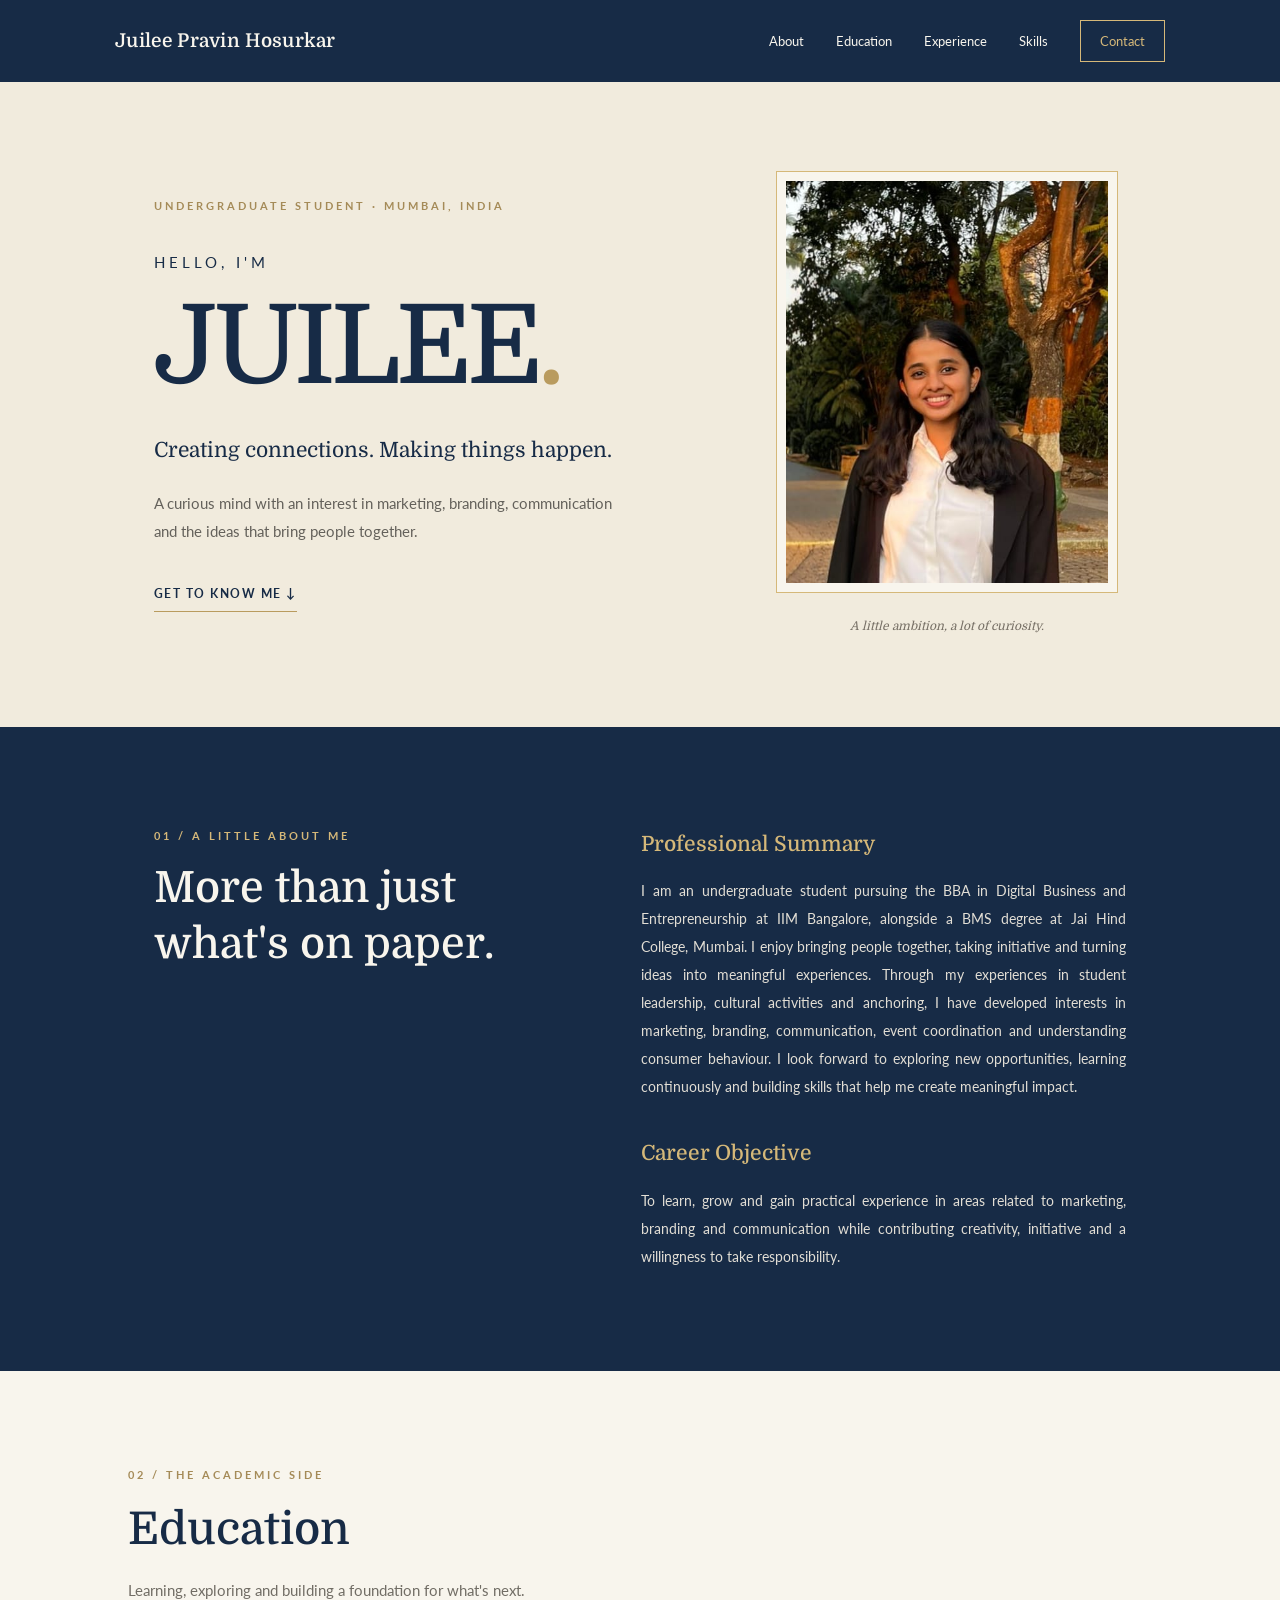
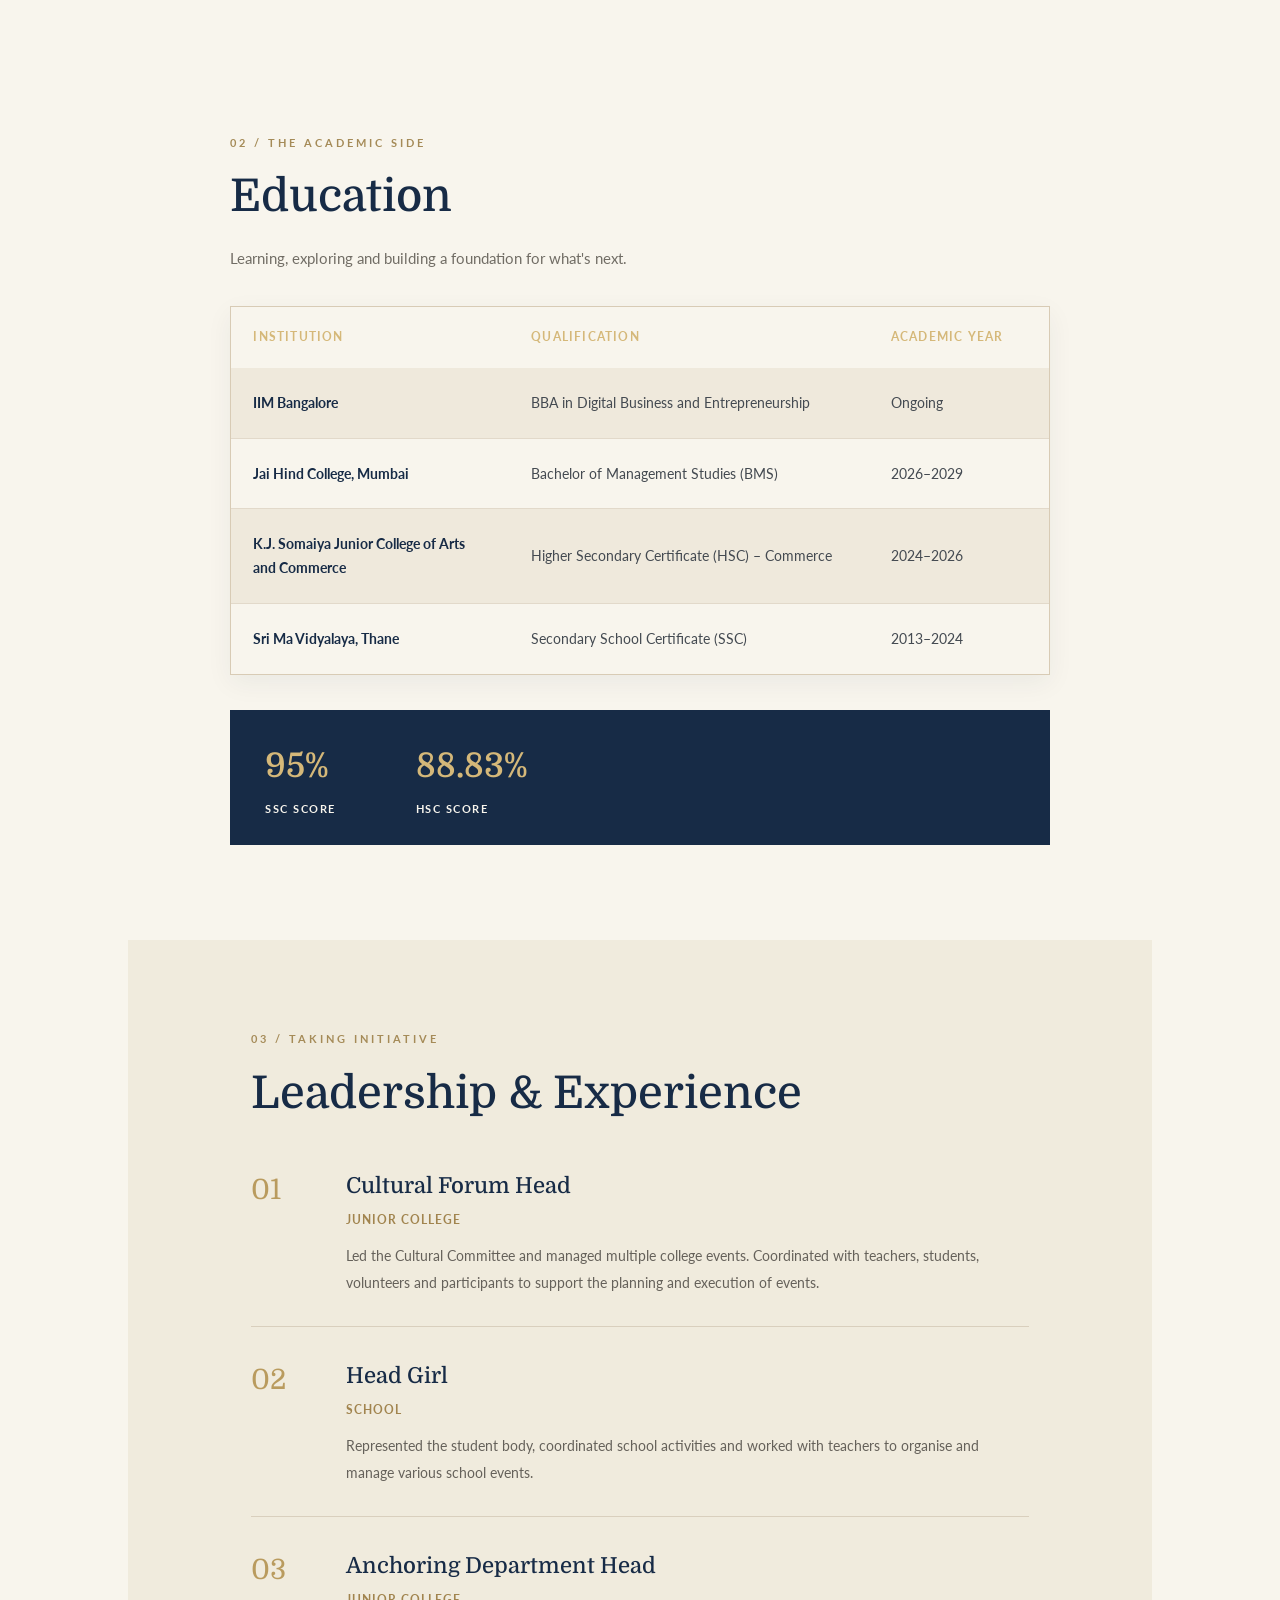
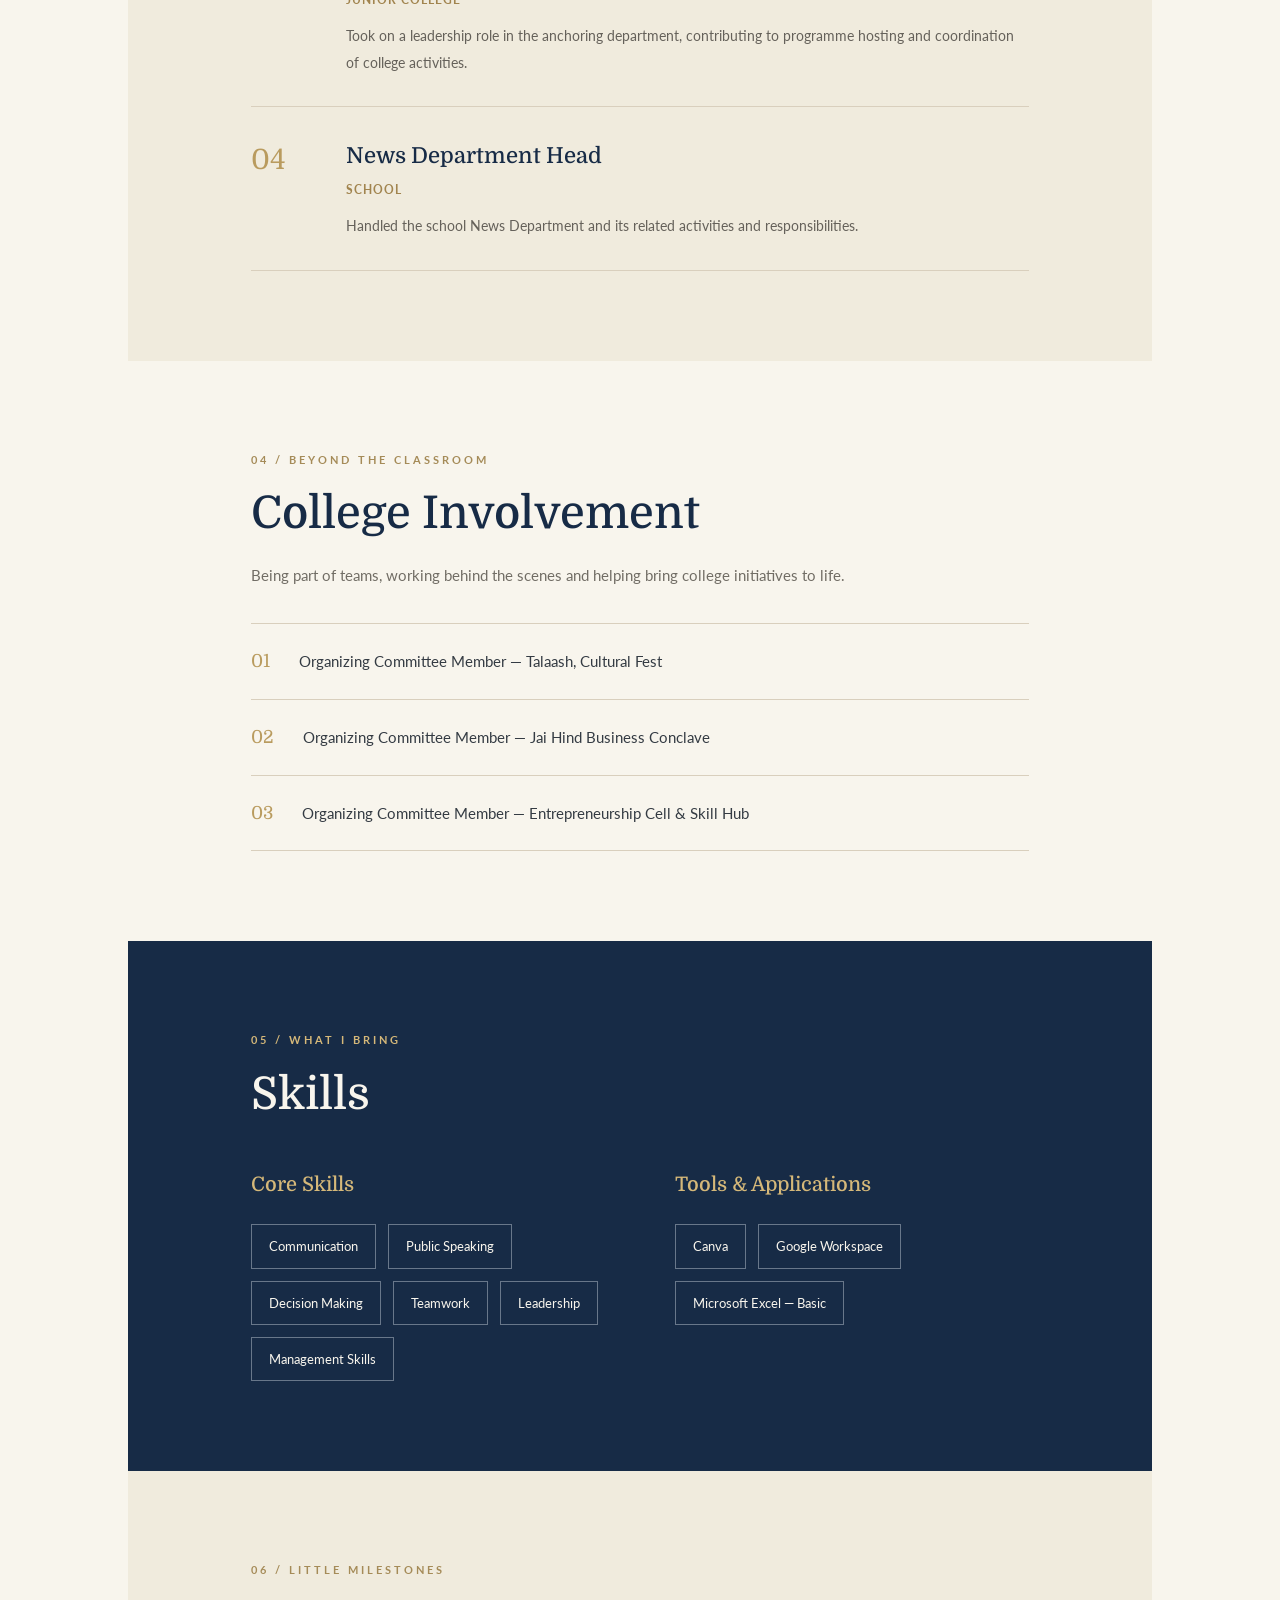
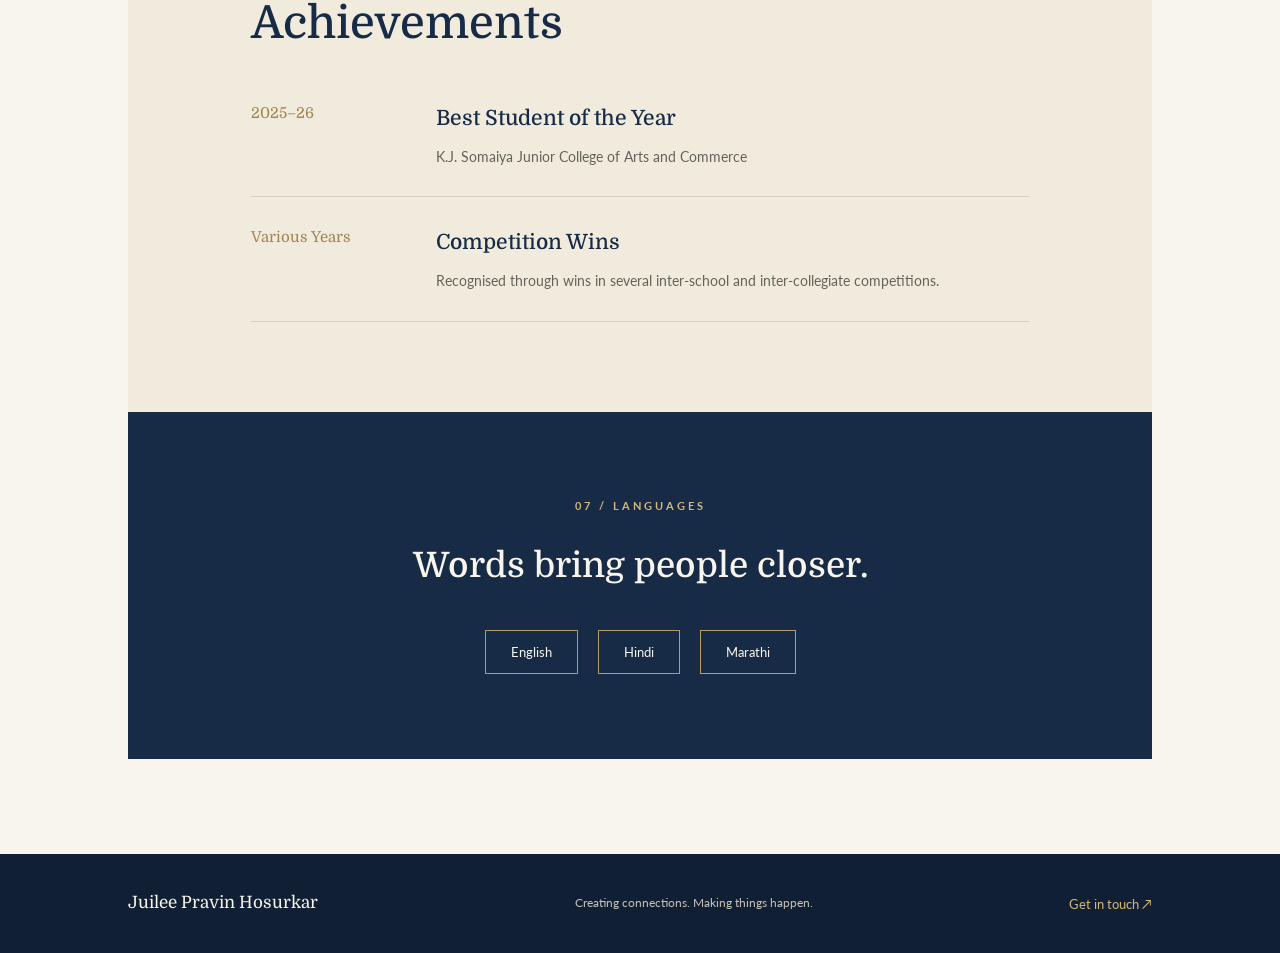
<file: index.html>
<!DOCTYPE html>
<html lang="en">

<head>
    <meta charset="UTF-8">
    <meta name="viewport" content="width=device-width, initial-scale=1.0">

    <title>Juilee Pravin Hosurkar | Resume</title>

    <link rel="stylesheet" href="style.css">

    <!-- Google Fonts -->
    <link rel="preconnect" href="https://fonts.googleapis.com">
    <link rel="preconnect" href="https://fonts.gstatic.com" crossorigin>

    <link href="https://fonts.googleapis.com/css2?family=Domine:wght@400;500;600;700&family=Lato:wght@300;400;500;600;700&display=swap" rel="stylesheet">

</head>

<body>

    <!-- NAVIGATION -->

    <header class="site-header">

        <a href="index.html" class="site-name">
            Juilee Pravin Hosurkar
        </a>

        <nav>
            <a href="#about">About</a>
            <a href="#education">Education</a>
            <a href="#experience">Experience</a>
            <a href="#skills">Skills</a>
            <a href="contact.html" class="nav-contact">Contact</a>
        </nav>

    </header>


    <main>

        <!-- INTRODUCTION / HERO SECTION -->

        <section class="hero">

            <div class="hero-text">

                <p class="eyebrow">
                    UNDERGRADUATE STUDENT · MUMBAI, INDIA
                </p>

                <p class="hello">HELLO, I'M</p>

                <h1>JUILEE<span>.</span></h1>

                <p class="tagline">
                    Creating connections. Making things happen.
                </p>

                <p class="hero-description">
                    A curious mind with an interest in marketing,
                    branding, communication and the ideas that
                    bring people together.
                </p>

                <a href="#about" class="text-link">
                    GET TO KNOW ME ↓
                </a>

            </div>


            <div class="hero-photo">

                <img src="profile.jpeg"
                     alt="Photograph of Juilee Pravin Hosurkar">

                <p class="photo-caption">
                    A little ambition, a lot of curiosity.
                </p>

            </div>

        </section>



        <!-- ABOUT ME -->

        <section class="about-section" id="about">

            <div class="section-heading">

                <p class="eyebrow gold-text">
                    01 / A LITTLE ABOUT ME
                </p>

                <h2>
                    More than just<br>
                    what's on paper.
                </h2>

            </div>


            <div class="about-content">

                <h3>Professional Summary</h3>

                <p>
                    I am an undergraduate student pursuing the BBA
                    in Digital Business and Entrepreneurship at
                    IIM Bangalore, alongside a BMS degree at
                    Jai Hind College, Mumbai.

                    I enjoy bringing people together, taking
                    initiative and turning ideas into meaningful
                    experiences.

                    Through my experiences in student leadership,
                    cultural activities and anchoring, I have
                    developed interests in marketing, branding,
                    communication, event coordination and
                    understanding consumer behaviour.

                    I look forward to exploring new opportunities,
                    learning continuously and building skills that
                    help me create meaningful impact.
                </p>


                <h3 class="objective-heading">
                    Career Objective
                </h3>

                <p>
                    To learn, grow and gain practical experience
                    in areas related to marketing, branding and
                    communication while contributing creativity,
                    initiative and a willingness to take
                    responsibility.
                </p>

            </div>

        </section>



        <!-- EDUCATION -->

        <section class="section education-section" id="education">

            <div class="section-heading">

                <p class="eyebrow">
                    02 / THE ACADEMIC SIDE
                </p>

                <h2>Education</h2>

            </div>


            <p class="section-intro">
                Learning, exploring and building a foundation
                for what's next.
            </p>


            <!-- EDUCATION TABLE -->

<!-- EDUCATION SECTION -->

<section class="section education-section" id="education">

    <div class="section-heading">
        <p class="eyebrow">02 / THE ACADEMIC SIDE</p>
        <h2>Education</h2>
    </div>

    <p class="section-intro">
        Learning, exploring and building a foundation for what's next.
    </p>

    <div class="table-wrapper">

        <table class="education-table">

            <head>
                <tr>
                    <th>Institution</th>
                    <th>Qualification</th>
                    <th>Academic Year</th>
                </tr>
            </head>

            <body>

                <tr>
                    <td>IIM Bangalore</td>
                    <td>BBA in Digital Business and Entrepreneurship</td>
                    <td>Ongoing</td>
                </tr>

                <tr>
                    <td>Jai Hind College, Mumbai</td>
                    <td>Bachelor of Management Studies (BMS)</td>
                    <td>2026–2029</td>
                </tr>

                <tr>
                    <td>K.J. Somaiya Junior College of Arts and Commerce</td>
                    <td>Higher Secondary Certificate (HSC) – Commerce</td>
                    <td>2024–2026</td>
                </tr>

                <tr>
                    <td>Sri Ma Vidyalaya, Thane</td>
                    <td>Secondary School Certificate (SSC)</td>
                    <td>2013–2024</td>
                </tr>

            </body>

        </table>

    </div>

    <div class="academic-note">

        <div>
            <span class="score">95%</span>
            <span class="score-label">SSC SCORE</span>
        </div>

        <div>
            <span class="score">88.83%</span>
            <span class="score-label">HSC SCORE</span>
        </div>

    </div>

</section>


            
    


                    
     


        <!-- LEADERSHIP AND EXPERIENCE -->

        <section class="section experience-section" id="experience">

            <div class="section-heading">

                <p class="eyebrow">
                    03 / TAKING INITIATIVE
                </p>

                <h2>Leadership & Experience</h2>

            </div>


            <div class="experience-list">


                <article class="experience-item">

                    <p class="experience-number">01</p>

                    <div>

                        <h3>Cultural Forum Head</h3>

                        <p class="role-place">
                            Junior College
                        </p>

                        <p>
                            Led the Cultural Committee and managed
                            multiple college events. Coordinated
                            with teachers, students, volunteers
                            and participants to support the
                            planning and execution of events.
                        </p>

                    </div>

                </article>



                <article class="experience-item">

                    <p class="experience-number">02</p>

                    <div>

                        <h3>Head Girl</h3>

                        <p class="role-place">
                            School
                        </p>

                        <p>
                            Represented the student body,
                            coordinated school activities and
                            worked with teachers to organise
                            and manage various school events.
                        </p>

                    </div>

                </article>



                <article class="experience-item">

                    <p class="experience-number">03</p>

                    <div>

                        <h3>Anchoring Department Head</h3>

                        <p class="role-place">
                            Junior College
                        </p>

                        <p>
                            Took on a leadership role in the
                            anchoring department, contributing
                            to programme hosting and coordination
                            of college activities.
                        </p>

                    </div>

                </article>



                <article class="experience-item">

                    <p class="experience-number">04</p>

                    <div>

                        <h3>News Department Head</h3>

                        <p class="role-place">
                            School
                        </p>

                        <p>
                            Handled the school News Department
                            and its related activities and
                            responsibilities.
                        </p>

                    </div>

                </article>


            </div>

        </section>



        <!-- COLLEGE INVOLVEMENT -->

        <section class="section involvement-section">

            <div class="section-heading">

                <p class="eyebrow">
                    04 / BEYOND THE CLASSROOM
                </p>

                <h2>College Involvement</h2>

            </div>


            <p class="section-intro">
                Being part of teams, working behind the scenes
                and helping bring college initiatives to life.
            </p>


            <div class="involvement-list">

                <p>
                    <span>01</span>
                    Organizing Committee Member — Talaash,
                    Cultural Fest
                </p>

                <p>
                    <span>02</span>
                    Organizing Committee Member —
                    Jai Hind Business Conclave
                </p>

                <p>
                    <span>03</span>
                    Organizing Committee Member —
                    Entrepreneurship Cell & Skill Hub
                </p>

            </div>

        </section>



        <!-- SKILLS -->

        <section class="section skills-section" id="skills">

            <div class="section-heading">

                <p class="eyebrow">
                    05 / WHAT I BRING
                </p>

                <h2>Skills</h2>

            </div>


            <div class="skills-layout">


                <div>

                    <h3>Core Skills</h3>

                    <div class="skill-tags">

                        <span>Communication</span>

                        <span>Public Speaking</span>

                        <span>Decision Making</span>

                        <span>Teamwork</span>

                        <span>Leadership</span>

                        <span>Management Skills</span>

                    </div>

                </div>



                <div>

                    <h3>Tools & Applications</h3>

                    <div class="skill-tags">

                        <span>Canva</span>

                        <span>Google Workspace</span>

                        <span>Microsoft Excel — Basic</span>

                    </div>

                </div>


            </div>

        </section>



        <!-- ACHIEVEMENTS -->

        <section class="section achievements-section">

            <div class="section-heading">

                <p class="eyebrow">
                    06 / LITTLE MILESTONES
                </p>

                <h2>Achievements</h2>

            </div>



            <div class="achievement-content">

                <p class="achievement-year">
                    2025–26
                </p>

                <div>

                    <h3>Best Student of the Year</h3>

                    <p>
                        K.J. Somaiya Junior College of
                        Arts and Commerce
                    </p>

                </div>

            </div>



            <div class="achievement-content">

                <p class="achievement-year">
                    Various Years
                </p>

                <div>

                    <h3>Competition Wins</h3>

                    <p>
                        Recognised through wins in several
                        inter-school and inter-collegiate
                        competitions.
                    </p>

                </div>

            </div>

        </section>



        <!-- LANGUAGES -->

        <section class="languages-section">

            <p class="eyebrow">
                07 / LANGUAGES
            </p>

            <h2>
                Words bring people closer.
            </h2>


            <div class="language-list">

                <span>English</span>

                <span>Hindi</span>

                <span>Marathi</span>

            </div>

        </section>


    </main>



    <!-- FOOTER -->

    <footer class="site-footer">

        <p>Juilee Pravin Hosurkar</p>

        <p>
            Creating connections. Making things happen.
        </p>

        <a href="contact.html">
            Get in touch ↗
        </a>

    </footer>


</body>

</html>
</file>
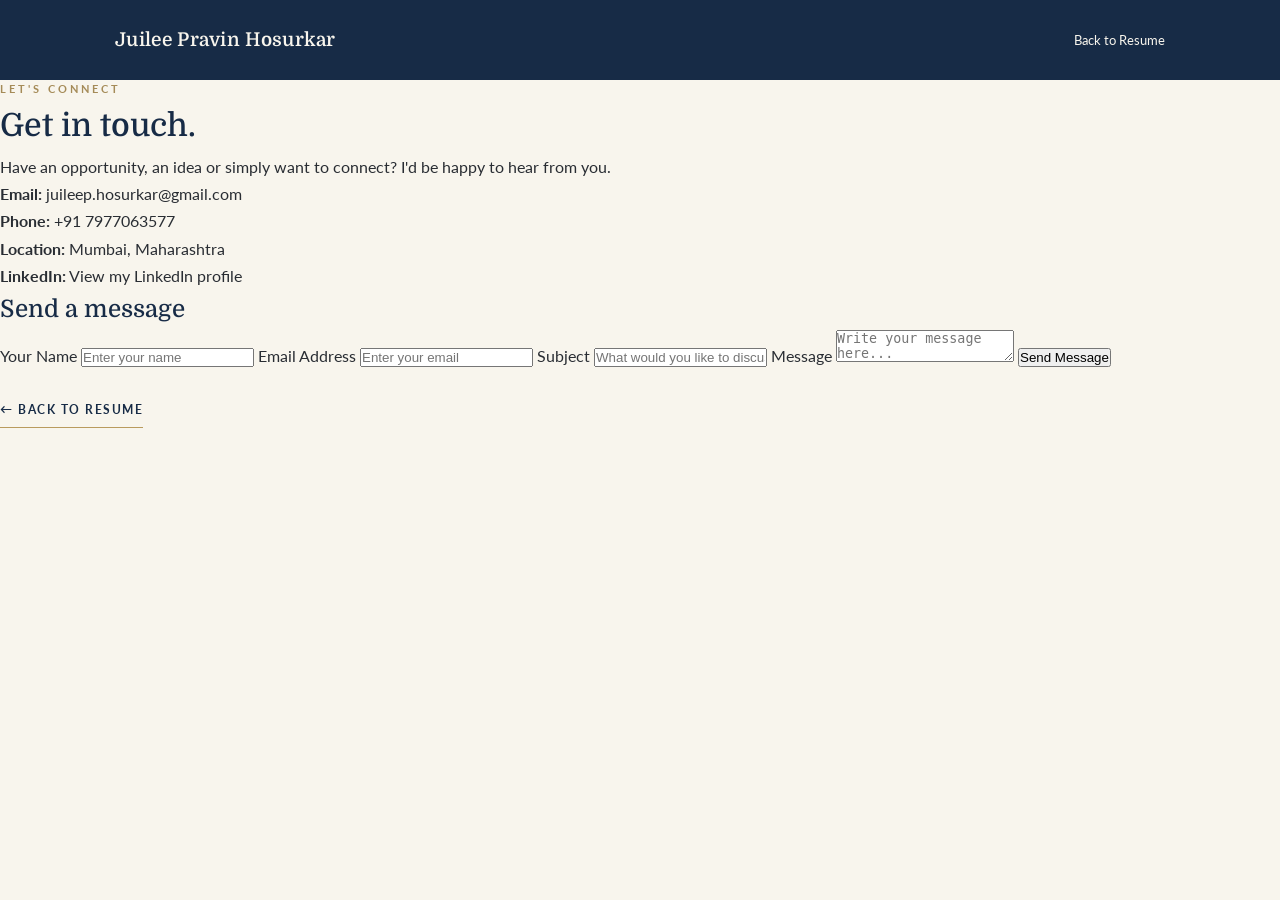
<file: contact.html>
<!DOCTYPE html>
<html lang="en">
<head>
    <meta charset="UTF-8">
    <meta name="viewport" content="width=device-width, initial-scale=1.0">
    <title>Contact | Juilee Pravin Hosurkar</title>
    <link rel="stylesheet" href="style.css">
</head>

<body class="contact-page">

    <header class="site-header">
        <a href="index.html" class="site-name">Juilee Pravin Hosurkar</a>

        <nav>
            <a href="index.html">Back to Resume</a>
        </nav>
    </header>

    <main class="contact-container">

        <p class="eyebrow">LET'S CONNECT</p>

        <h1>Get in touch.</h1>

        <p class="contact-intro">
            Have an opportunity, an idea or simply want to connect?
            I'd be happy to hear from you.
        </p>

        <section class="contact-details">

            <p><strong>Email:</strong>
                <a href="mailto:juileep.hosurkar@gmail.com">
                    juileep.hosurkar@gmail.com
                </a>
            </p>

            <p><strong>Phone:</strong>
                <a href="tel:+917977063577">+91 7977063577</a>
            </p>

            <p><strong>Location:</strong> Mumbai, Maharashtra</p>

            <p><strong>LinkedIn:</strong>
                <a href="https://www.linkedin.com/in/juilee-p-hosurkar-258162331"
                   target="_blank">
                    View my LinkedIn profile
                </a>
            </p>

        </section>


        <form class="contact-form" action="#" method="post">

            <h2>Send a message</h2>

            <label for="name">Your Name</label>
            <input type="text" id="name" name="name"
                   placeholder="Enter your name" required>

            <label for="email">Email Address</label>
            <input type="email" id="email" name="email"
                   placeholder="Enter your email" required>

            <label for="subject">Subject</label>
            <input type="text" id="subject" name="subject"
                   placeholder="What would you like to discuss?" required>

            <label for="message">Message</label>
            <textarea id="message" name="message"
                      placeholder="Write your message here..."
                      required></textarea>

            <button type="submit">Send Message</button>

        </form>

        <p style="margin-top: 25px;">
            <a href="index.html" class="text-link">← BACK TO RESUME</a>
        </p>

    </main>

</body>
</html>
</file>
<file: style.css>
/* =========================================
   JUILEE PRAVIN HOSURKAR
   PERSONAL RESUME WEBSITE
   DOMINE + LATO | NAVY, BEIGE & GOLD
========================================= */


/* 01. GENERAL SETTINGS */

@import url('https://fonts.googleapis.com/css2?family=Domine:wght@400;500;600;700&family=Lato:wght@300;400;500;600;700&display=swap');

* {
    margin: 0;
    padding: 0;
    box-sizing: border-box;
}

html {
    scroll-behavior: smooth;
}

body {
    background-color: #F8F5ED;
    color: #292D33;
    font-family: 'Lato', sans-serif;
    line-height: 1.7;
    overflow-x: hidden;
}

h1, h2, h3 {
    font-family: 'Domine', serif;
    color: #172B46;
    font-weight: 500;
}

a {
    text-decoration: none;
    color: inherit;
}

section {
    scroll-margin-top: 90px;
}


/* 02. NAVIGATION BAR */

.site-header {
    width: 100%;
    min-height: 80px;
    padding: 20px 9%;
    display: flex;
    align-items: center;
    justify-content: space-between;
    background-color: #172B46;
    color: #F8F5ED;
}

.site-name {
    font-family: 'Domine', serif;
    font-size: 19px;
    font-weight: 600;
    letter-spacing: 0.3px;
}

.site-header nav {
    display: flex;
    align-items: center;
    gap: 32px;
}

.site-header nav a {
    font-size: 13px;
    color: #F8F5ED;
    transition: color 0.3s ease;
}

.site-header nav a:hover {
    color: #D5B879;
}

.site-header .nav-contact {
    border: 1px solid #D5B879;
    padding: 9px 19px;
    color: #D5B879;
}


/* 03. HERO SECTION */

.hero {
    min-height: 620px;
    padding: 90px 12%;
    display: grid;
    grid-template-columns: 1.2fr 0.8fr;
    align-items: center;
    gap: 75px;
    background-color: #F1EBDD;
}

.eyebrow {
    font-size: 11px;
    letter-spacing: 3px;
    font-weight: 700;
    color: #A58B58;
    text-transform: uppercase;
}

.hello {
    margin-top: 35px;
    font-size: 15px;
    letter-spacing: 4px;
    color: #172B46;
}

.hero h1 {
    font-size: clamp(65px, 9vw, 110px);
    line-height: 1.2;
    margin: 5px 0 20px;
    letter-spacing: -5px;
}

.hero h1 span {
    color: #B99B5E;
}

.tagline {
    font-family: 'Domine', serif;
    font-size: 21px;
    color: #172B46;
    margin-bottom: 20px;
}

.hero-description {
    max-width: 470px;
    font-size: 15px;
    color: #64615B;
    line-height: 1.9;
    margin-bottom: 32px;
}

.text-link {
    display: inline-block;
    font-size: 12px;
    letter-spacing: 1.5px;
    font-weight: 700;
    color: #172B46;
    border-bottom: 1px solid #B99B5E;
    padding-bottom: 7px;
}

.hero-photo {
    text-align: center;
}

.hero-photo img {
    width: 100%;
    max-width: 340px;
    height: 420px;
    object-fit: cover;
    object-position: center;
    border: 9px solid #F8F5ED;
    outline: 1px solid #D5B879;
}

.photo-caption {
    margin-top: 17px;
    font-family: 'Domine', serif;
    font-size: 12px;
    font-style: italic;
    color: #777066;
}


/* 04. SECTION HEADINGS */

.section {
    padding: 90px 12%;
}

.section-heading {
    margin-bottom: 30px;
}

.section-heading h2 {
    font-size: 43px;
    margin-top: 15px;
    line-height: 1.3;
}

.section-intro {
    font-size: 15px;
    color: #716D65;
    max-width: 650px;
}


/* 05. ABOUT SECTION */

.about-section {
    padding: 100px 12%;
    display: grid;
    grid-template-columns: 0.9fr 1.1fr;
    gap: 90px;
    background-color: #172B46;
    color: #F8F5ED;
}

.about-section .section-heading h2 {
    color: #F8F5ED;
}

.about-section .gold-text {
    color: #D5B879;
}

.about-content h3 {
    color: #D5B879;
    font-size: 21px;
    margin-bottom: 15px;
}

.about-content p {
    color: #E2DED5;
    font-size: 14px;
    line-height: 2;
    text-align: justify;
}

.about-content .objective-heading {
    margin-top: 35px;
}


/* =========================================
   06. EDUCATION SECTION
========================================= */

.education-section {
    padding: 95px 10%;
    background-color: #F8F5ED;
}

.education-section .section-heading {
    margin-bottom: 20px;
}

.education-section .section-heading h2 {
    font-size: 45px;
}

.education-section .section-intro {
    margin: 15px 0 35px;
    font-size: 15px;
    color: #716D65;
}


/* TABLE OUTER CONTAINER */

.education-section .table-wrapper {
    width: 100%;
    max-width: 1100px;
    overflow-x: auto;
    margin: 0 auto;
    border: 1px solid #D8CBB5;
    box-shadow: 0 8px 25px rgba(23, 43, 70, 0.06);
}


/* TABLE STRUCTURE */

.education-section .education-table {
    width: 100%;
    min-width: 700px;
    table-layout: fixed;
    border-collapse: collapse;
    border-spacing: 0;
    background-color: #F8F5ED;
    text-align: left;
}


/* COLUMN WIDTHS */

.education-section .education-table th:nth-child(1),
.education-section .education-table td:nth-child(1) {
    width: 34%;
}

.education-section .education-table th:nth-child(2),
.education-section .education-table td:nth-child(2) {
    width: 44%;
}

.education-section .education-table th:nth-child(3),
.education-section .education-table td:nth-child(3) {
    width: 22%;
}


/* TABLE HEADER */

.education-section .education-table thead {
    background-color: #172B46;
}

.education-section .education-table th {
    padding: 20px 22px;
    color: #D5B879;
    font-family: 'Lato', sans-serif;
    font-size: 12px;
    font-weight: 700;
    text-transform: uppercase;
    letter-spacing: 1.2px;
    border: none;
    vertical-align: middle;
}


/* TABLE ROWS */

.education-section .education-table td {
    padding: 23px 22px;
    font-family: 'Lato', sans-serif;
    font-size: 14px;
    line-height: 1.7;
    color: #444A51;
    border-bottom: 1px solid #E2D9CA;
    vertical-align: middle;
    overflow-wrap: break-word;
}

.education-section .education-table td:first-child {
    color: #172B46;
    font-weight: 700;
}

.education-section .education-table tbody tr:nth-child(even) {
    background-color: #EFE9DC;
}

.education-section .education-table tbody tr:nth-child(odd) {
    background-color: #F8F5ED;
}

.education-section .education-table tbody tr:last-child td {
    border-bottom: none;
}

.education-section .education-table tbody tr:hover {
    background-color: #E8DFCD;
    transition: background-color 0.3s ease;
}


/* ACADEMIC SCORE PANEL */

.education-section .academic-note {
    display: flex;
    align-items: center;
    gap: 80px;
    margin-top: 35px;
    padding: 27px 35px;
    background-color: #172B46;
}

.education-section .academic-note div {
    display: flex;
    flex-direction: column;
    gap: 5px;
}

.education-section .score {
    font-family: 'Domine', serif;
    font-size: 34px;
    font-weight: 600;
    color: #D5B879;
}

.education-section .score-label {
    font-family: 'Lato', sans-serif;
    font-size: 11px;
    font-weight: 700;
    letter-spacing: 1.5px;
    color: #F8F5ED;
}


/* =========================================
   07. EXPERIENCE SECTION
========================================= */

.experience-section {
    background-color: #F0EBDD;
}

.experience-section .section-heading {
    margin-bottom: 45px;
}

.experience-list {
    display: flex;
    flex-direction: column;
}

.experience-item {
    display: grid;
    grid-template-columns: 65px 1fr;
    gap: 30px;
    padding: 30px 0;
    border-bottom: 1px solid #D9CFBD;
}

.experience-item:first-child {
    padding-top: 0;
}

.experience-number {
    font-family: 'Domine', serif;
    font-size: 28px;
    color: #B99B5E;
}

.experience-item h3 {
    font-size: 22px;
    margin-bottom: 5px;
}

.role-place {
    font-size: 12px;
    color: #A1844E;
    letter-spacing: 1px;
    font-weight: 700;
    text-transform: uppercase;
    margin-bottom: 13px;
}

.experience-item div > p:last-child {
    font-size: 14px;
    color: #65615A;
    line-height: 1.9;
    max-width: 750px;
}


/* 08. COLLEGE INVOLVEMENT */

.involvement-section {
    background-color: #F8F5ED;
}

.involvement-list {
    margin-top: 35px;
    border-top: 1px solid #D9CFBD;
}

.involvement-list p {
    padding: 22px 0;
    border-bottom: 1px solid #D9CFBD;
    font-size: 15px;
    color: #343B43;
}

.involvement-list span {
    font-family: 'Domine', serif;
    color: #B99B5E;
    font-size: 18px;
    margin-right: 25px;
}


/* 09. SKILLS SECTION */

.skills-section {
    background-color: #172B46;
}

.skills-section .section-heading h2 {
    color: #F8F5ED;
}

.skills-section .eyebrow {
    color: #D5B879;
}

.skills-layout {
    display: grid;
    grid-template-columns: 1fr 1fr;
    gap: 70px;
    margin-top: 45px;
}

.skills-layout h3 {
    color: #D5B879;
    font-size: 20px;
    margin-bottom: 22px;
}

.skill-tags {
    display: flex;
    flex-wrap: wrap;
    gap: 12px;
}

.skill-tags span {
    display: inline-block;
    padding: 10px 17px;
    border: 1px solid #68778A;
    color: #F8F5ED;
    font-size: 13px;
    transition: all 0.3s ease;
}

.skill-tags span:hover {
    background-color: #D5B879;
    color: #172B46;
    border-color: #D5B879;
}


/* 10. ACHIEVEMENTS SECTION */

.achievements-section {
    background-color: #F0EBDD;
}

.achievement-content {
    display: grid;
    grid-template-columns: 150px 1fr;
    gap: 35px;
    padding: 28px 0;
    border-bottom: 1px solid #D9CFBD;
}

.achievement-year {
    font-family: 'Domine', serif;
    color: #A1844E;
    font-size: 15px;
}

.achievement-content h3 {
    font-size: 21px;
    margin-bottom: 8px;
}

.achievement-content div p {
    font-size: 14px;
    color: #66615A;
}


/* 11. LANGUAGES SECTION */

.languages-section {
    padding: 85px 12%;
    background-color: #172B46;
    text-align: center;
}

.languages-section .eyebrow {
    color: #D5B879;
}

.languages-section h2 {
    color: #F8F5ED;
    font-size: 35px;
    margin: 20px 0 35px;
}

.language-list {
    display: flex;
    justify-content: center;
    flex-wrap: wrap;
    gap: 20px;
}

.language-list span {
    padding: 10px 25px;
    border: 1px solid #B99B5E;
    color: #F8F5ED;
    font-size: 13px;
}


/* 12. FOOTER */

.site-footer {
    background-color: #101F33;
    color: #F8F5ED;
    padding: 35px 10%;
    display: flex;
    justify-content: space-between;
    align-items: center;
    gap: 20px;
}

.site-footer p:first-child {
    font-family: 'Domine', serif;
    font-size: 17px;
}

.site-footer p:nth-child(2) {
    font-size: 12px;
    color: #C8C3B9;
}

.site-footer a {
    color: #D5B879;
    font-size: 13px;
}


/* =========================================
   13. RESPONSIVE DESIGN
========================================= */

@media (max-width: 900px) {

    .site-header {
        padding: 20px 5%;
    }

    .site-header nav {
        gap: 17px;
    }

    .hero {
        padding: 70px 7%;
        gap: 35px;
    }

    .section,
    .about-section {
        padding: 75px 8%;
    }

    .education-section {
        padding: 75px 6%;
    }

    .skills-layout {
        gap: 35px;
    }

}


@media (max-width: 650px) {

    .site-header {
        flex-direction: column;
        gap: 18px;
        padding: 20px 5%;
    }

    .site-header nav {
        flex-wrap: wrap;
        justify-content: center;
        gap: 15px;
    }

    .site-name {
        font-size: 17px;
    }

    .hero {
        grid-template-columns: 1fr;
        text-align: center;
        padding: 65px 7%;
    }

    .hero-description {
        margin-left: auto;
        margin-right: auto;
    }

    .hero-photo img {
        height: 350px;
        max-width: 290px;
    }

    .hero h1 {
        font-size: 65px;
    }

    .about-section {
        grid-template-columns: 1fr;
        gap: 35px;
    }

    .section-heading h2 {
        font-size: 34px;
    }

    .education-section {
        padding: 65px 6%;
    }

    .education-section .education-table {
        min-width: 700px;
    }

    .education-section .academic-note {
        gap: 35px;
        padding: 22px;
    }

    .education-section .score {
        font-size: 27px;
    }

    .experience-item {
        grid-template-columns: 40px 1fr;
        gap: 15px;
    }

    .skills-layout {
        grid-template-columns: 1fr;
        gap: 40px;
    }

    .achievement-content {
        grid-template-columns: 1fr;
        gap: 10px;
    }

    .languages-section h2 {
        font-size: 27px;
    }

    .site-footer {
        flex-direction: column;
        text-align: center;
    }

}
</file>
